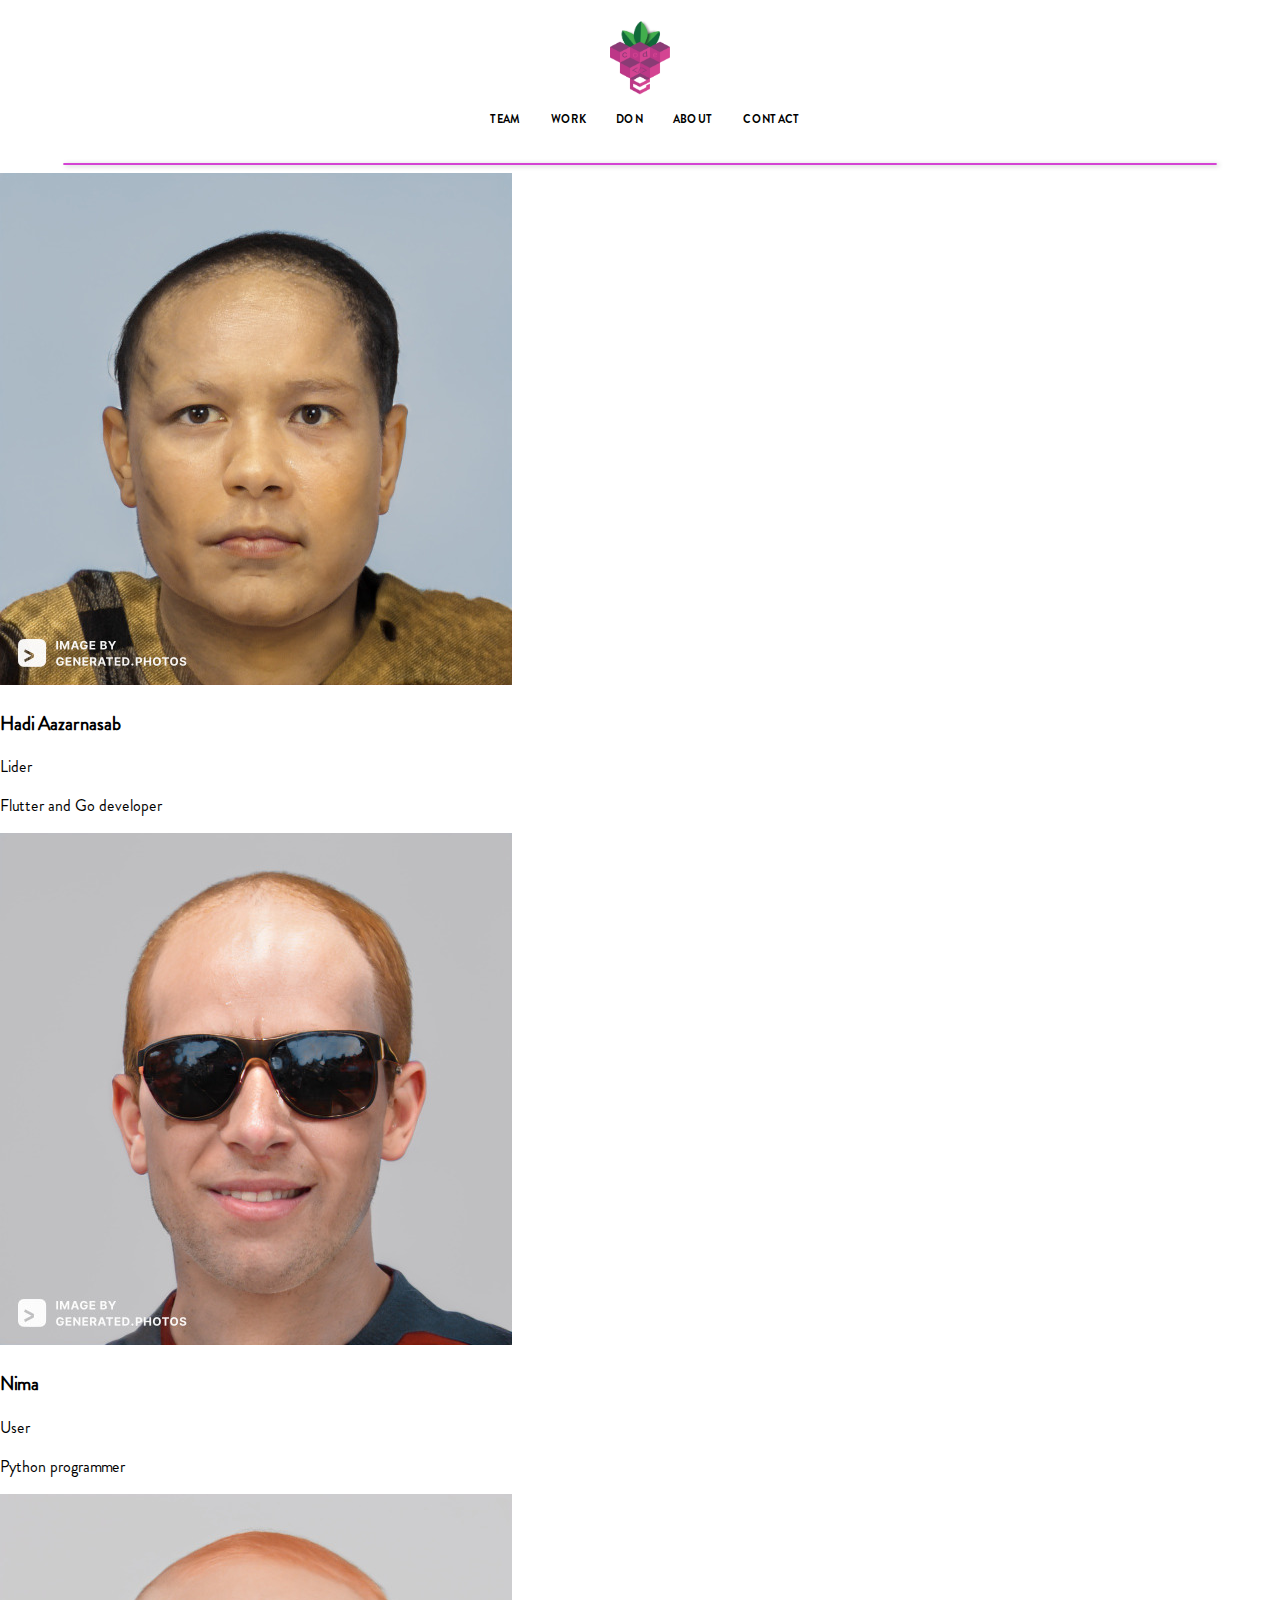
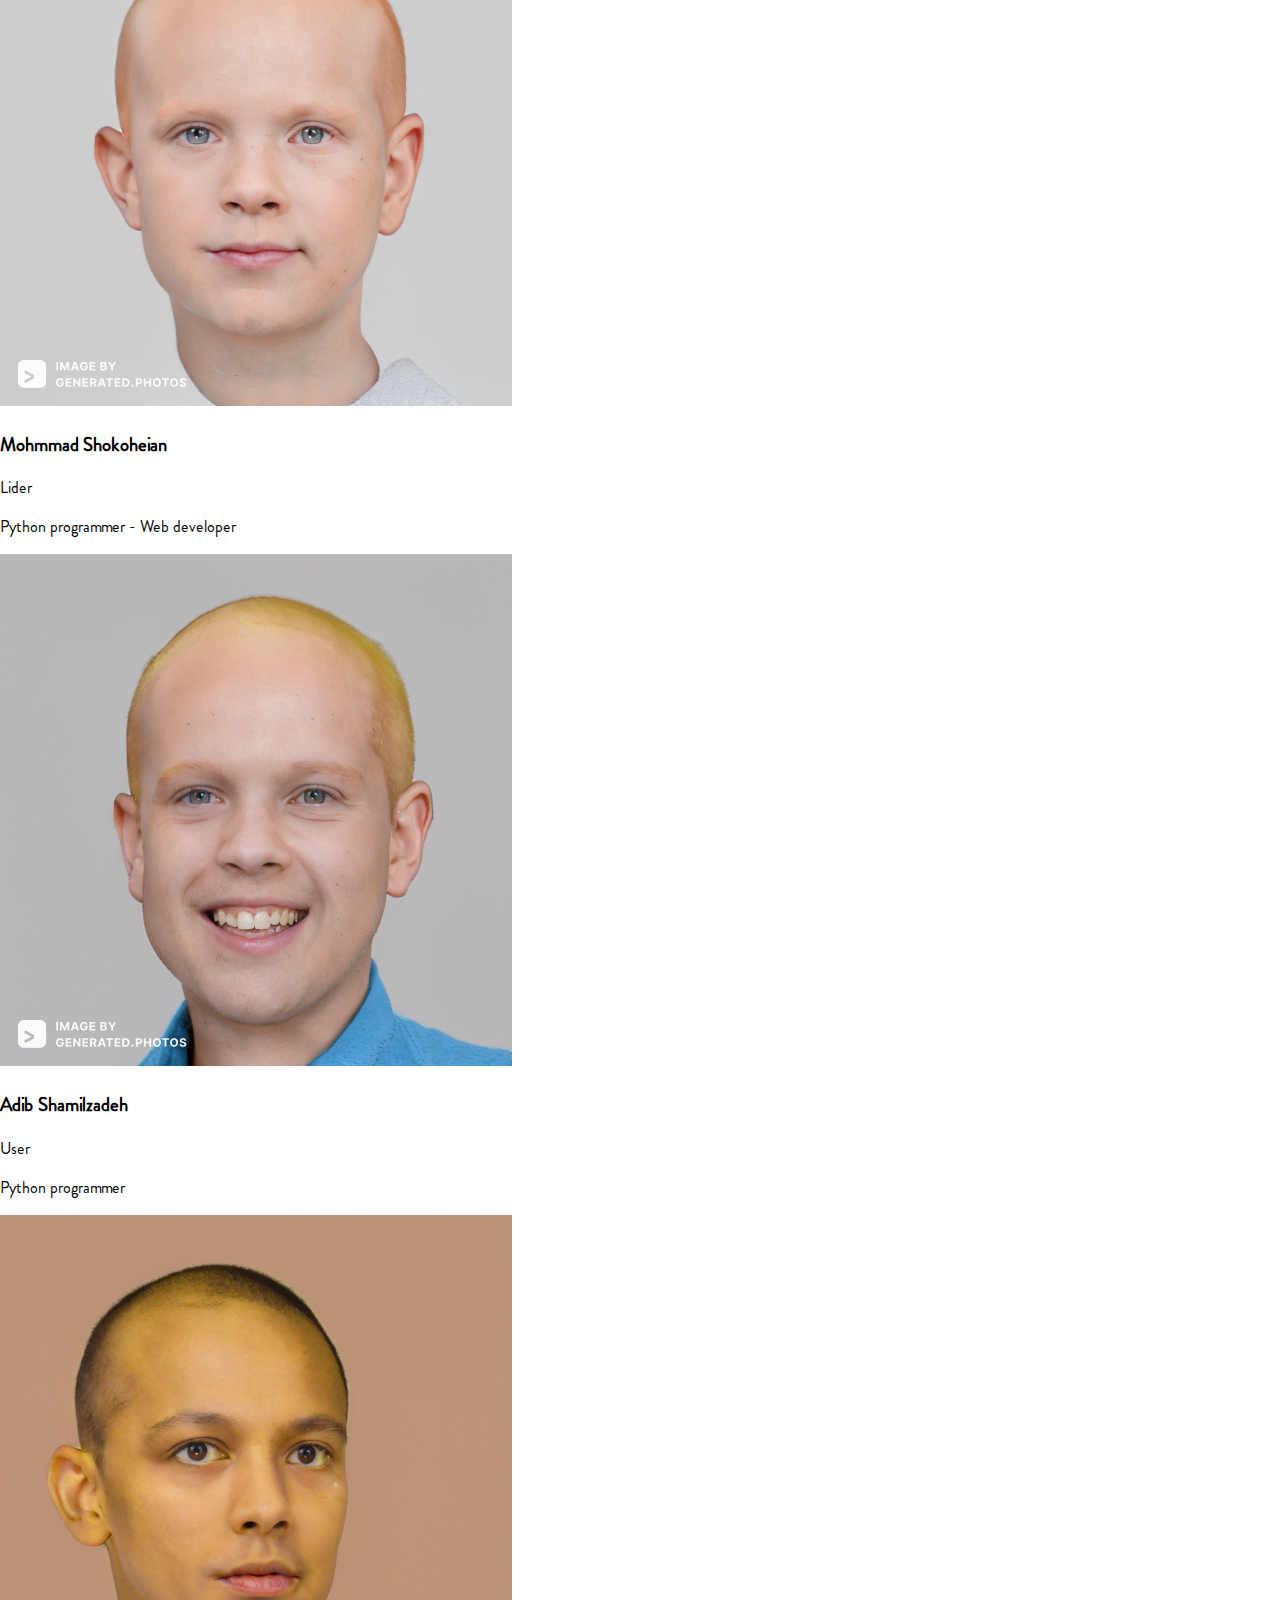
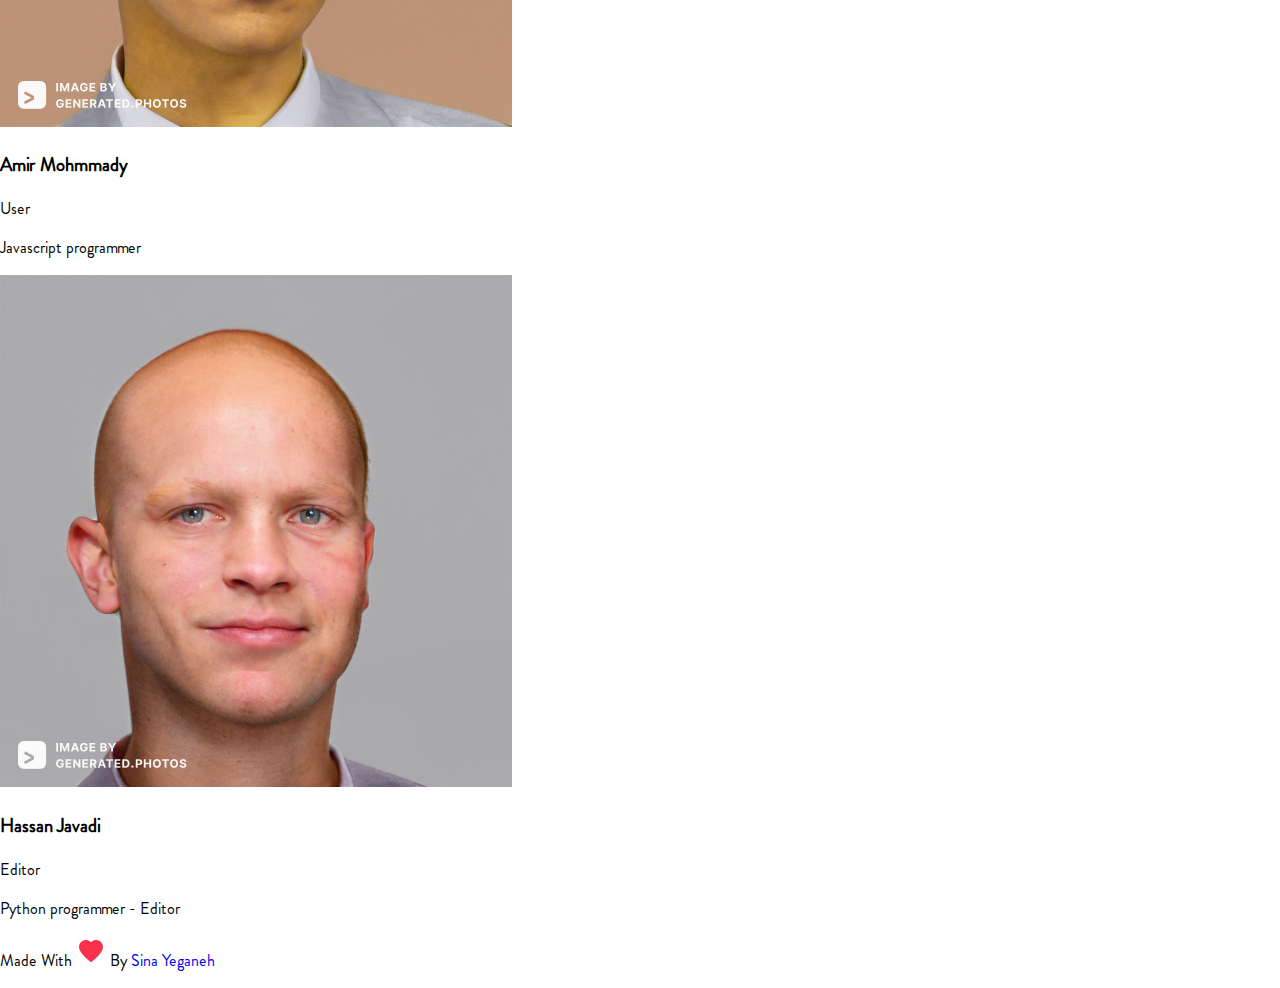
<file: index.html>
<!DOCTYPE html>
<html lang="en">
<head>
  <meta charset="UTF-8">
  <meta http-equiv="X-UA-Compatible" content="IE=edge">
  <meta name="viewport" content="width=device-width, initial-scale=1.0">
  <link rel="icon" href="./assets/images/tameshk.png" sizes="35x20">
  <link rel="stylesheet" href="./assets/css/styles.css">
  <title>Tameshk Team</title>
</head>
<body>
  <div class="content">
    <nav>
      <img src="./assets/images/tameshk.png" alt="Tameshk" class="tameshk">
      <ul>
        <a href="./index.html" class="nav-items active"><li>TEAM</li></a>
        <a href="#" class="nav-items"><li>WORK</li></a>
        <a href="#" class="nav-items"><li>DON</li></a>
        <a href="#" class="nav-items"><li>ABOUT</li></a>
        <a href="#" class="nav-items"><li>CONTACT</li></a>
      </ul>
    </nav>
    <hr>
    <div class="members">
      <div class="card">
        <img src="./assets/images/persons/hadi.jpg" alt="member image" class="member-image">
        <h3 class="member-name">Hadi Aazarnasab</h3>
        <p class="member-type">Lider</p>
        <p class="member-desc">Flutter and Go developer</p>
      </div>
      <div class="card">
        <img src="./assets/images/persons/nima.jpg" alt="member image" class="member-image">
        <h3 class="member-name">Nima</h3>
        <p class="member-type">User</p>
        <p class="member-desc">Python programmer</p>
      </div>
      <div class="card">
        <img src="./assets/images/persons/shokoh.jpg" alt="member image" class="member-image">
        <h3 class="member-name">Mohmmad Shokoheian</h3>
        <p class="member-type">Lider</p>
        <p class="member-desc">Python programmer - Web developer</p>
      </div>
    </div>

    <div class="members">
      <div class="card">
        <img src="./assets/images/persons/adib.jpg" alt="member image" class="member-image">
        <h3 class="member-name">Adib Shamilzadeh</h3>
        <p class="member-type">User</p>
        <p class="member-desc">Python programmer</p>
      </div>
      <div class="card">
        <img src="./assets/images/persons/amir.jpg" alt="member image" class="member-image">
        <h3 class="member-name">Amir Mohmmady</h3>
        <p class="member-type">User</p>
        <p class="member-desc">Javascript programmer</p>
      </div>
      <div class="card">
        <img src="./assets/images/persons/idk.jpg" alt="member image" class="member-image">
        <h3 class="member-name">Hassan Javadi</h3>
        <p class="member-type">Editor</p>
        <p class="member-desc">Python programmer - Editor</p>
      </div>
    </div>
  </div>
  <div class="footer">
    <p>Made With <img src="./assets/ico/love.png" alt="love" class="love"> By <a href="https://github.com/sina-yeganeh" class="sina-yeganeh">Sina Yeganeh</a></p>
  </div>
</body>
</html>
</file>
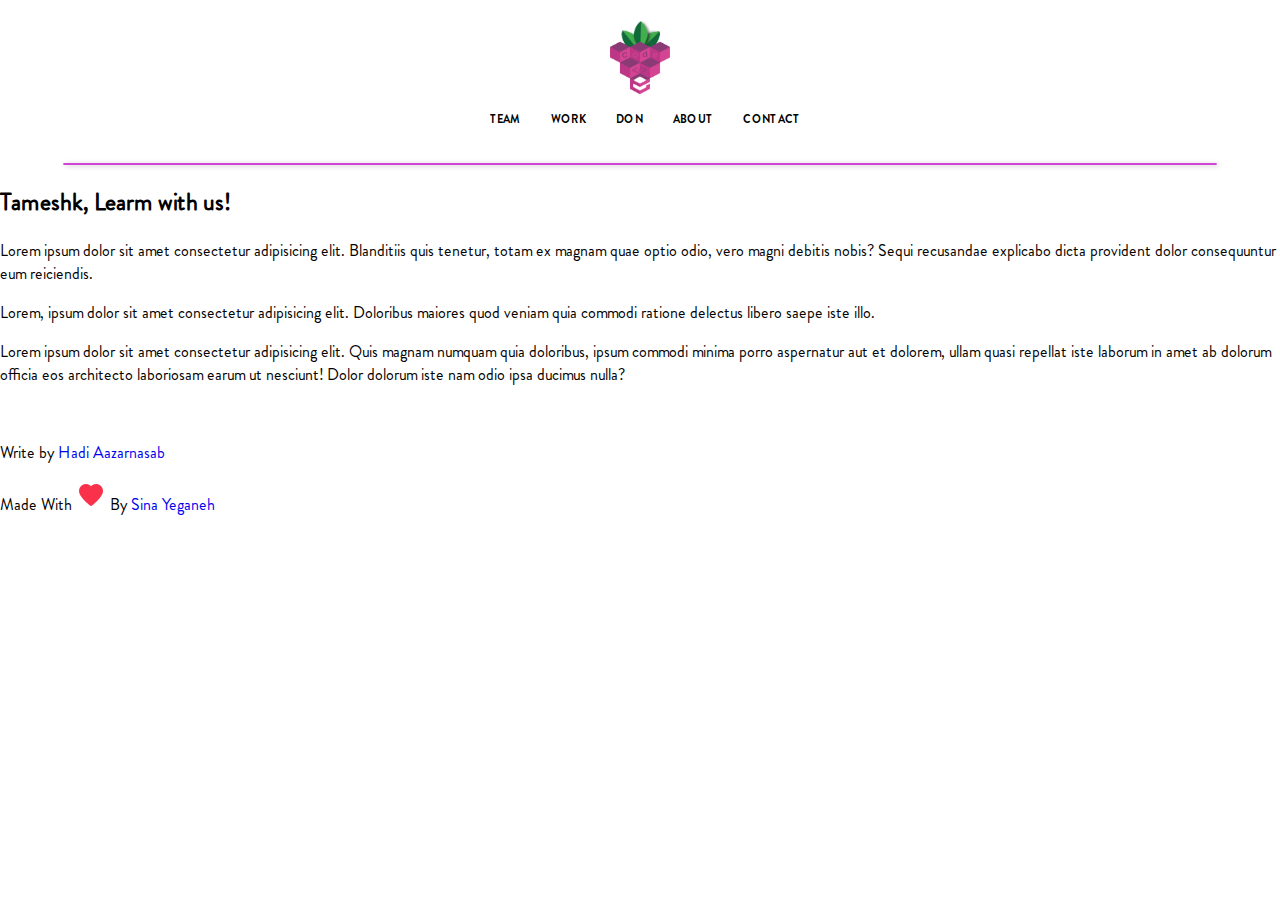
<file: about.html>
<!DOCTYPE html>
<html lang="en">
<head>
  <meta charset="UTF-8">
  <meta http-equiv="X-UA-Compatible" content="IE=edge">
  <meta name="viewport" content="width=device-width, initial-scale=1.0">
  <link rel="icon" href="./assets/images/tameshk.png" sizes="35x20">
  <link rel="stylesheet" href="./assets/css/styles.css">
  <title>Tameshk Team</title>
</head>
<body>
  <div class="content">
    <nav>
      <img src="./assets/images/tameshk.png" alt="Tameshk" class="tameshk">
      <ul>
        <a href="./index.html" class="nav-items"><li>TEAM</li></a>
        <a href="./work.html" class="nav-items"><li>WORK</li></a>
        <a href="#" class="nav-items"><li>DON</li></a>
        <a href="./about.html" class="nav-items active"><li>ABOUT</li></a>
        <a href="./contact.html" class="nav-items"><li>CONTACT</li></a>
      </ul>
    </nav>
    <hr>
    <div class="tameshk-about">
      <h2>Tameshk, Learm with us!</h2>
      <!-- Write about your team here -->
      <p>Lorem ipsum dolor sit amet consectetur adipisicing elit. Blanditiis quis tenetur, totam ex magnam quae optio odio, vero magni debitis nobis? Sequi recusandae explicabo dicta provident dolor consequuntur eum reiciendis.</p>
      <p>Lorem, ipsum dolor sit amet consectetur adipisicing elit. Doloribus maiores quod veniam quia commodi ratione delectus libero saepe iste illo.</p>
      <p>Lorem ipsum dolor sit amet consectetur adipisicing elit. Quis magnam numquam quia doloribus, ipsum commodi minima porro aspernatur aut et dolorem, ullam quasi repellat iste laborum in amet ab dolorum officia eos architecto laboriosam earum ut nesciunt! Dolor dolorum iste nam odio ipsa ducimus nulla?</p>
      <br>
      <p>Write by <a href="#">Hadi Aazarnasab</a></p>
    </div>
  </div>
  <div class="footer">
    <p>Made With <img src="./assets/ico/love.png" alt="love" class="love"> By <a href="https://github.com/sina-yeganeh" class="sina-yeganeh">Sina Yeganeh</a></p>
  </div>
</body>
</html>
</file>
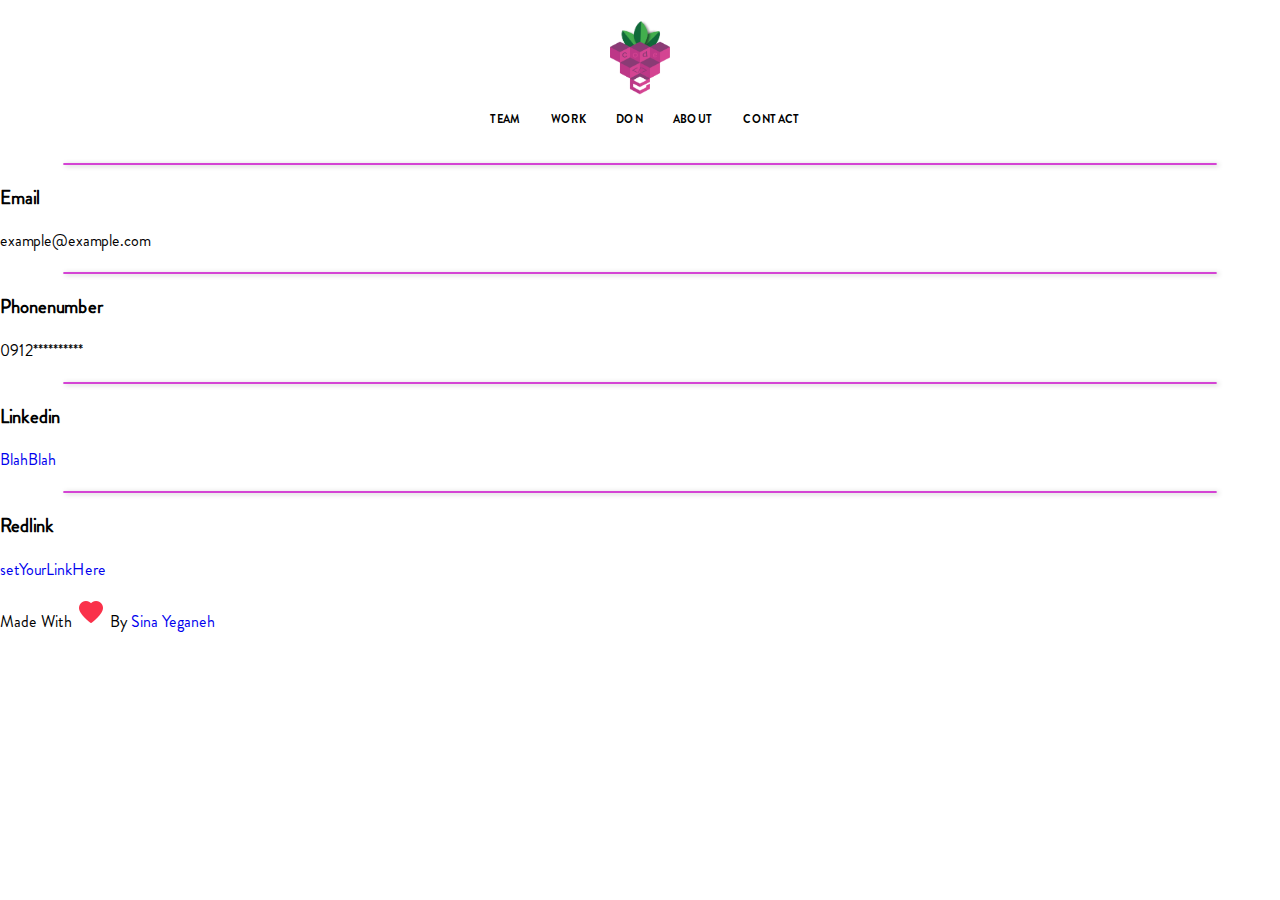
<file: contact.html>
<!DOCTYPE html>
<html lang="en">
<head>
  <meta charset="UTF-8">
  <meta http-equiv="X-UA-Compatible" content="IE=edge">
  <meta name="viewport" content="width=device-width, initial-scale=1.0">
  <link rel="icon" href="./assets/images/tameshk.png" sizes="35x20">
  <link rel="stylesheet" href="./assets/css/styles.css">
  <title>Tameshk Team</title>
</head>
<body>
  <div class="content">
    <nav>
      <img src="./assets/images/tameshk.png" alt="Tameshk" class="tameshk">
      <ul>
        <a href="./index.html" class="nav-items active"><li>TEAM</li></a>
        <a href="./work.html" class="nav-items"><li>WORK</li></a>
        <a href="#" class="nav-items"><li>DON</li></a>
        <a href="./about.html" class="nav-items"><li>ABOUT</li></a>
        <a href="./contact.html" class="nav-items"><li>CONTACT</li></a>
      </ul>
    </nav>
    <hr>
    <div class="contact-us">
      <h3>Email</h3>
      <p>example@example.com</p>
      <hr>
      <h3>Phonenumber</h3>
      <p>0912**********</p>
      <hr>
      <h3>Linkedin</h3>
      <p><a href="#">BlahBlah</a></p>
      <hr>
      <h3>Redlink</h3>
      <p><a href="#">setYourLinkHere</a></p>
    </div>
  </div>
  <div class="footer">
    <p>Made With <img src="./assets/ico/love.png" alt="love" class="love"> By <a href="https://github.com/sina-yeganeh" class="sina-yeganeh">Sina Yeganeh</a></p>
  </div>
</body>
</html>
</file>
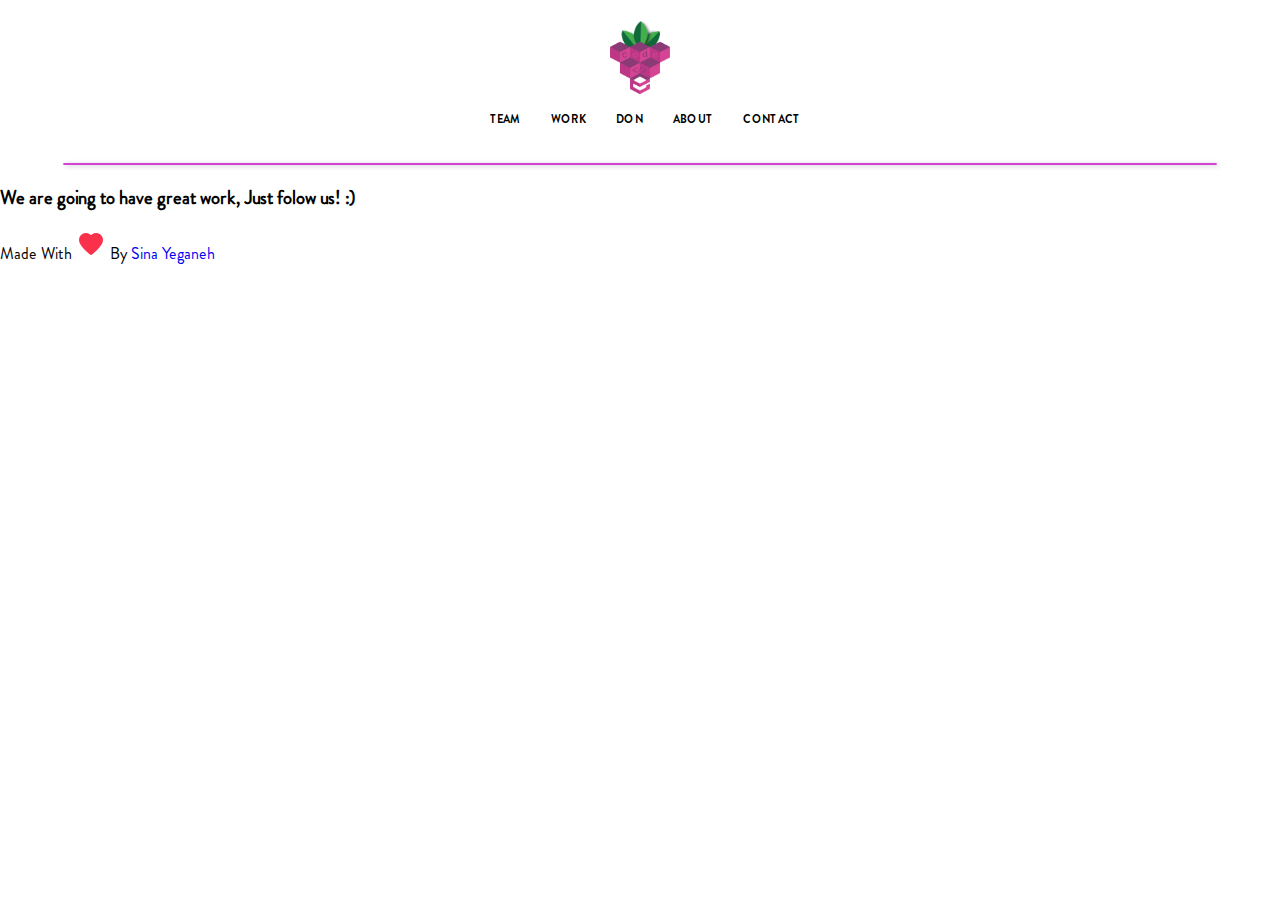
<file: work.html>
<!DOCTYPE html>
<html lang="en">
<head>
  <meta charset="UTF-8">
  <meta http-equiv="X-UA-Compatible" content="IE=edge">
  <meta name="viewport" content="width=device-width, initial-scale=1.0">
  <link rel="icon" href="./assets/images/tameshk.png" sizes="35x20">
  <link rel="stylesheet" href="./assets/css/styles.css">
  <title>Tameshk Team</title>
</head>
<body>
  <div class="content">
    <nav>
      <img src="./assets/images/tameshk.png" alt="Tameshk" class="tameshk">
      <ul>
        <a href="./index.html" class="nav-items"><li>TEAM</li></a>
        <a href="./work.html" class="nav-items active"><li>WORK</li></a>
        <a href="https://idpay.ir/tameshk-group" class="nav-items"><li>DON</li></a>
        <a href="./about.html" class="nav-items"><li>ABOUT</li></a>
        <a href="./contact.html" class="nav-items"><li>CONTACT</li></a>
      </ul>
    </nav>
    <hr>
    <h3>We are going to have great work, Just folow us! :)</h3>
  </div>
  <div class="footer">
    <p>Made With <img src="./assets/ico/love.png" alt="love" class="love"> By <a href="https://github.com/sina-yeganeh" class="sina-yeganeh">Sina Yeganeh</a></p>
  </div>
</body>
</html>
</file>
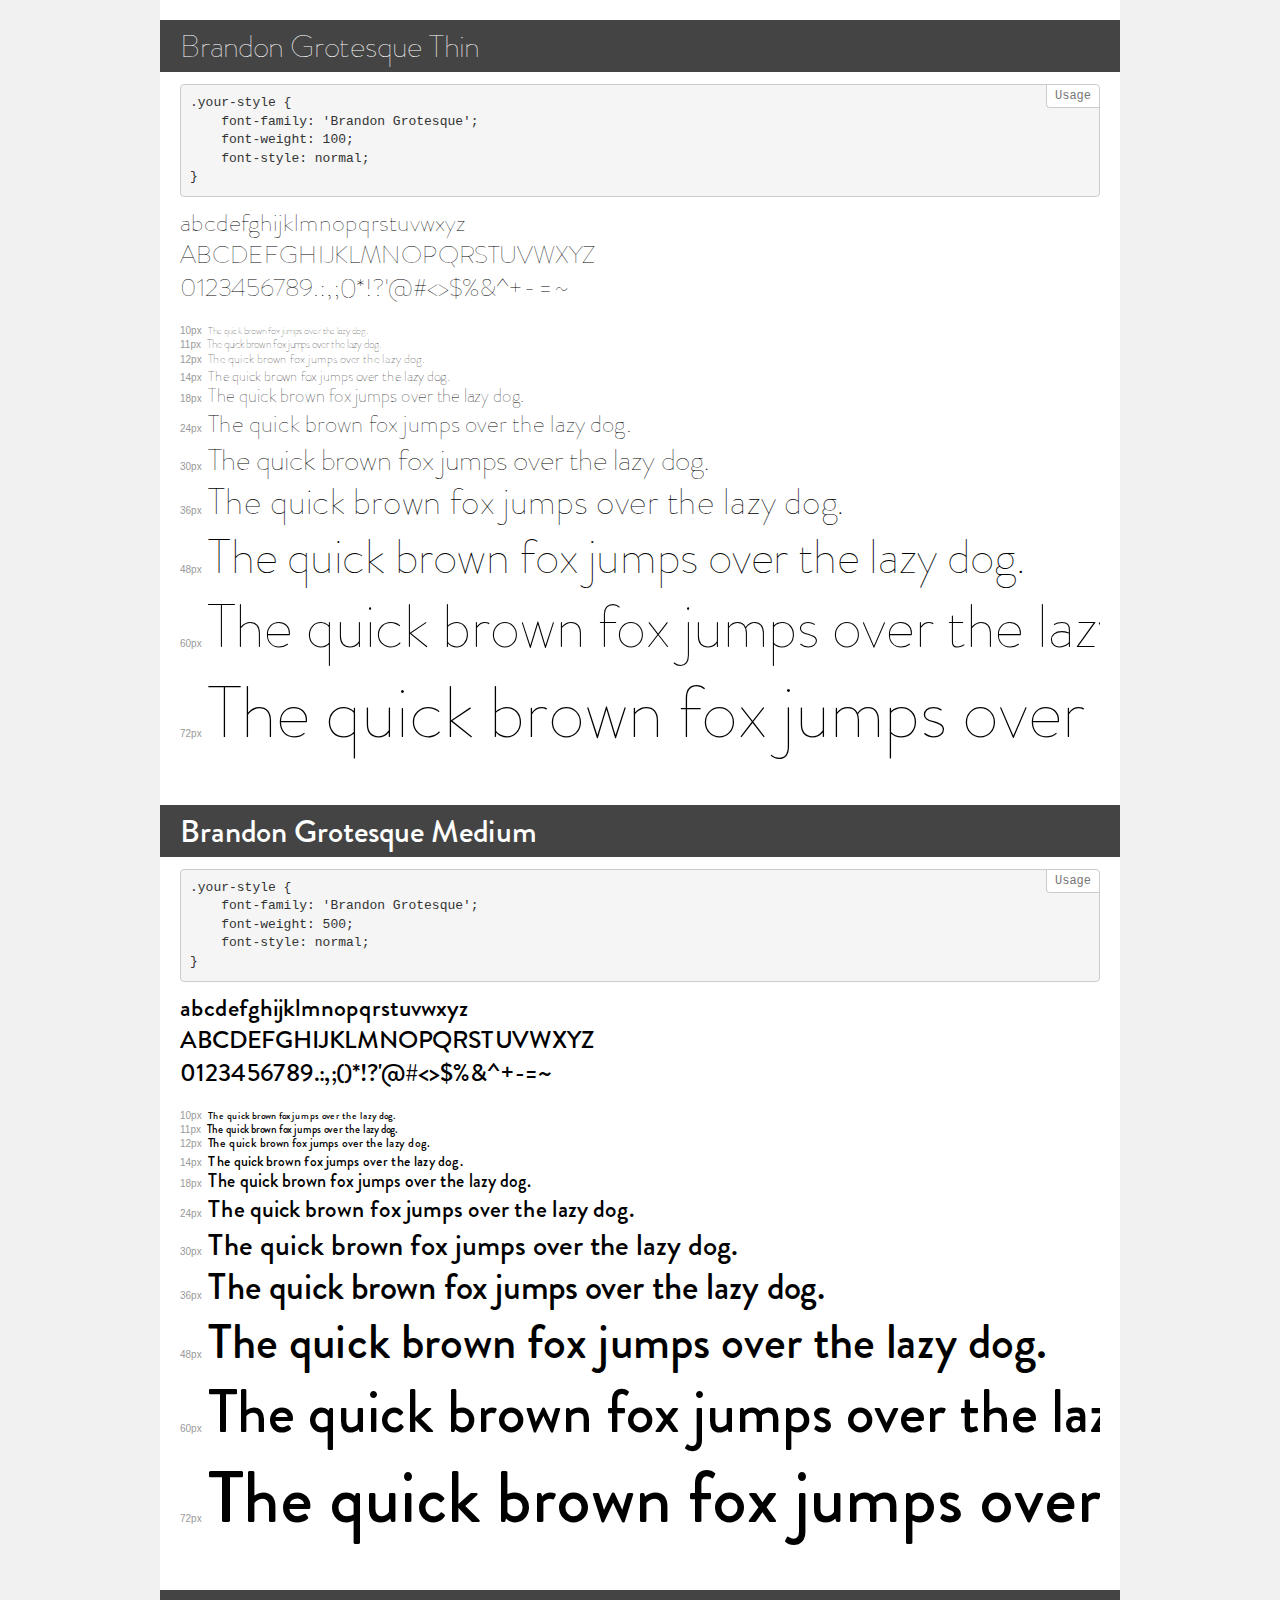
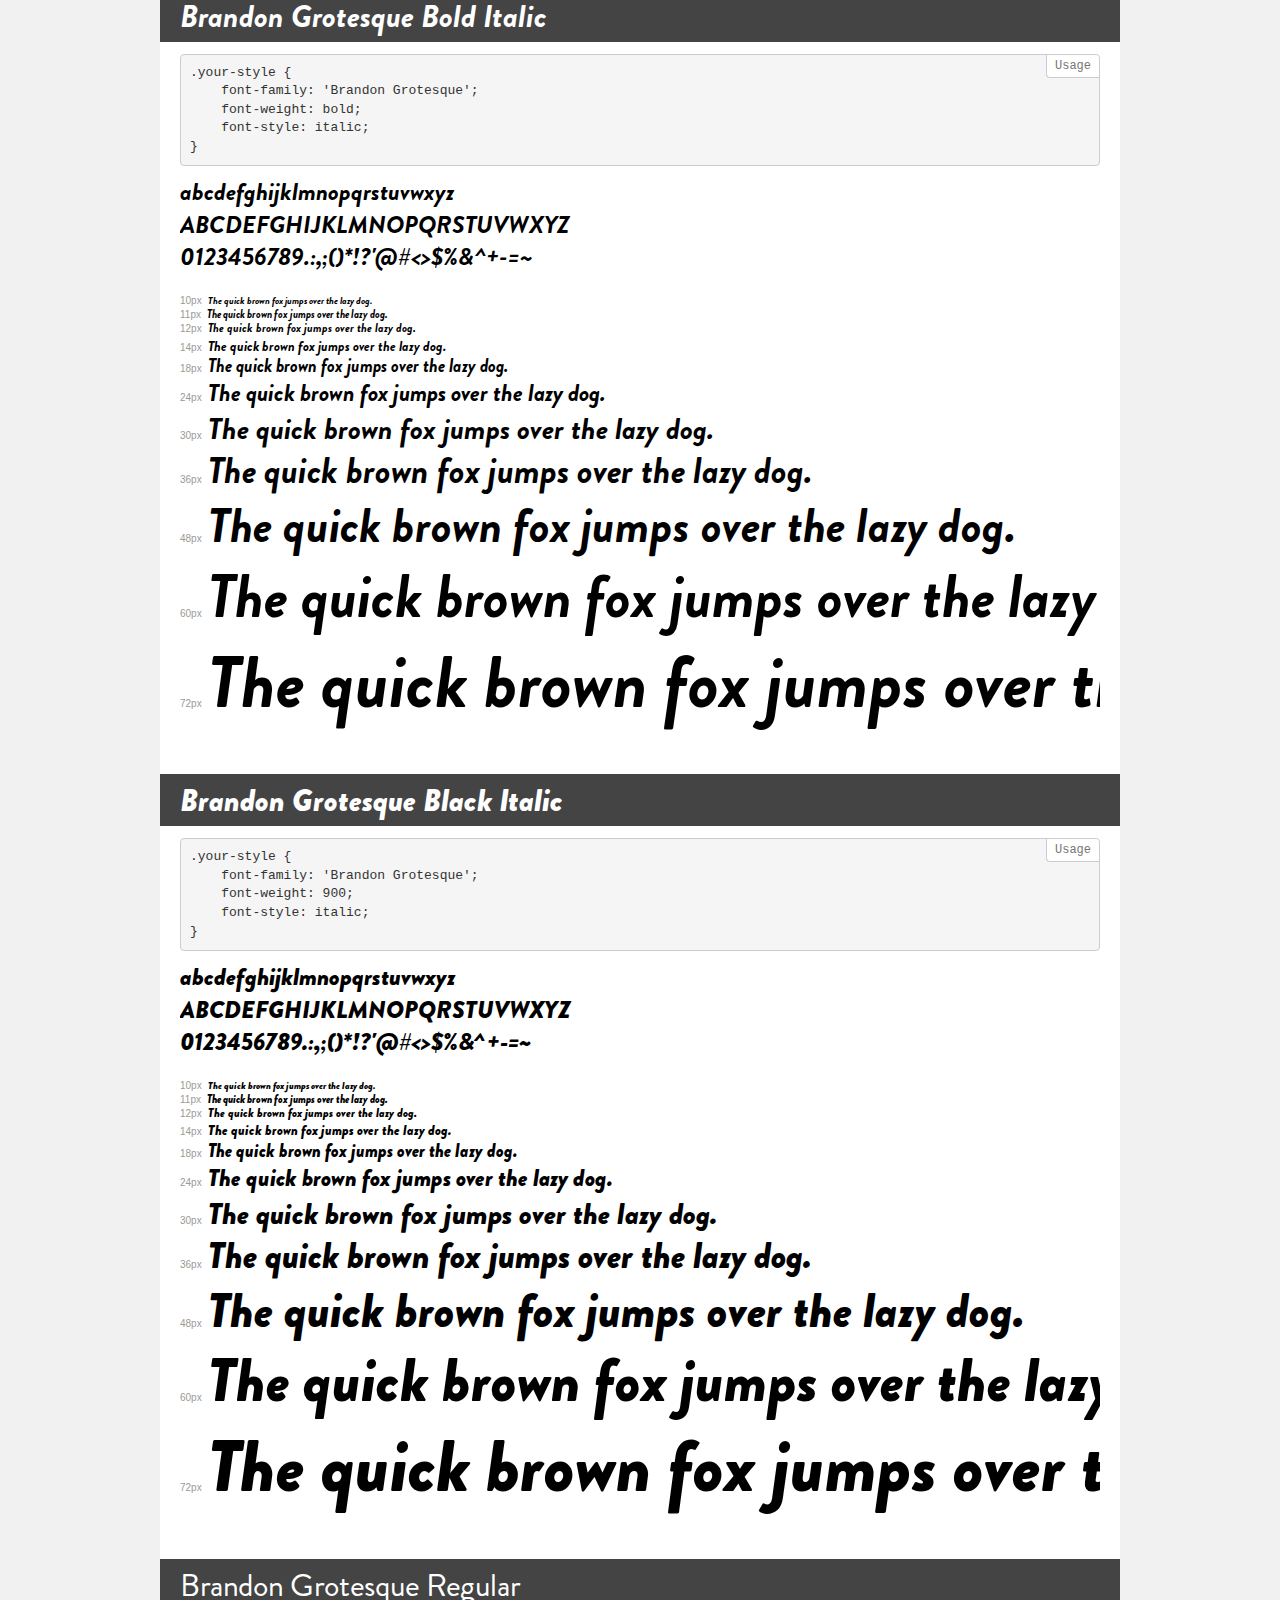
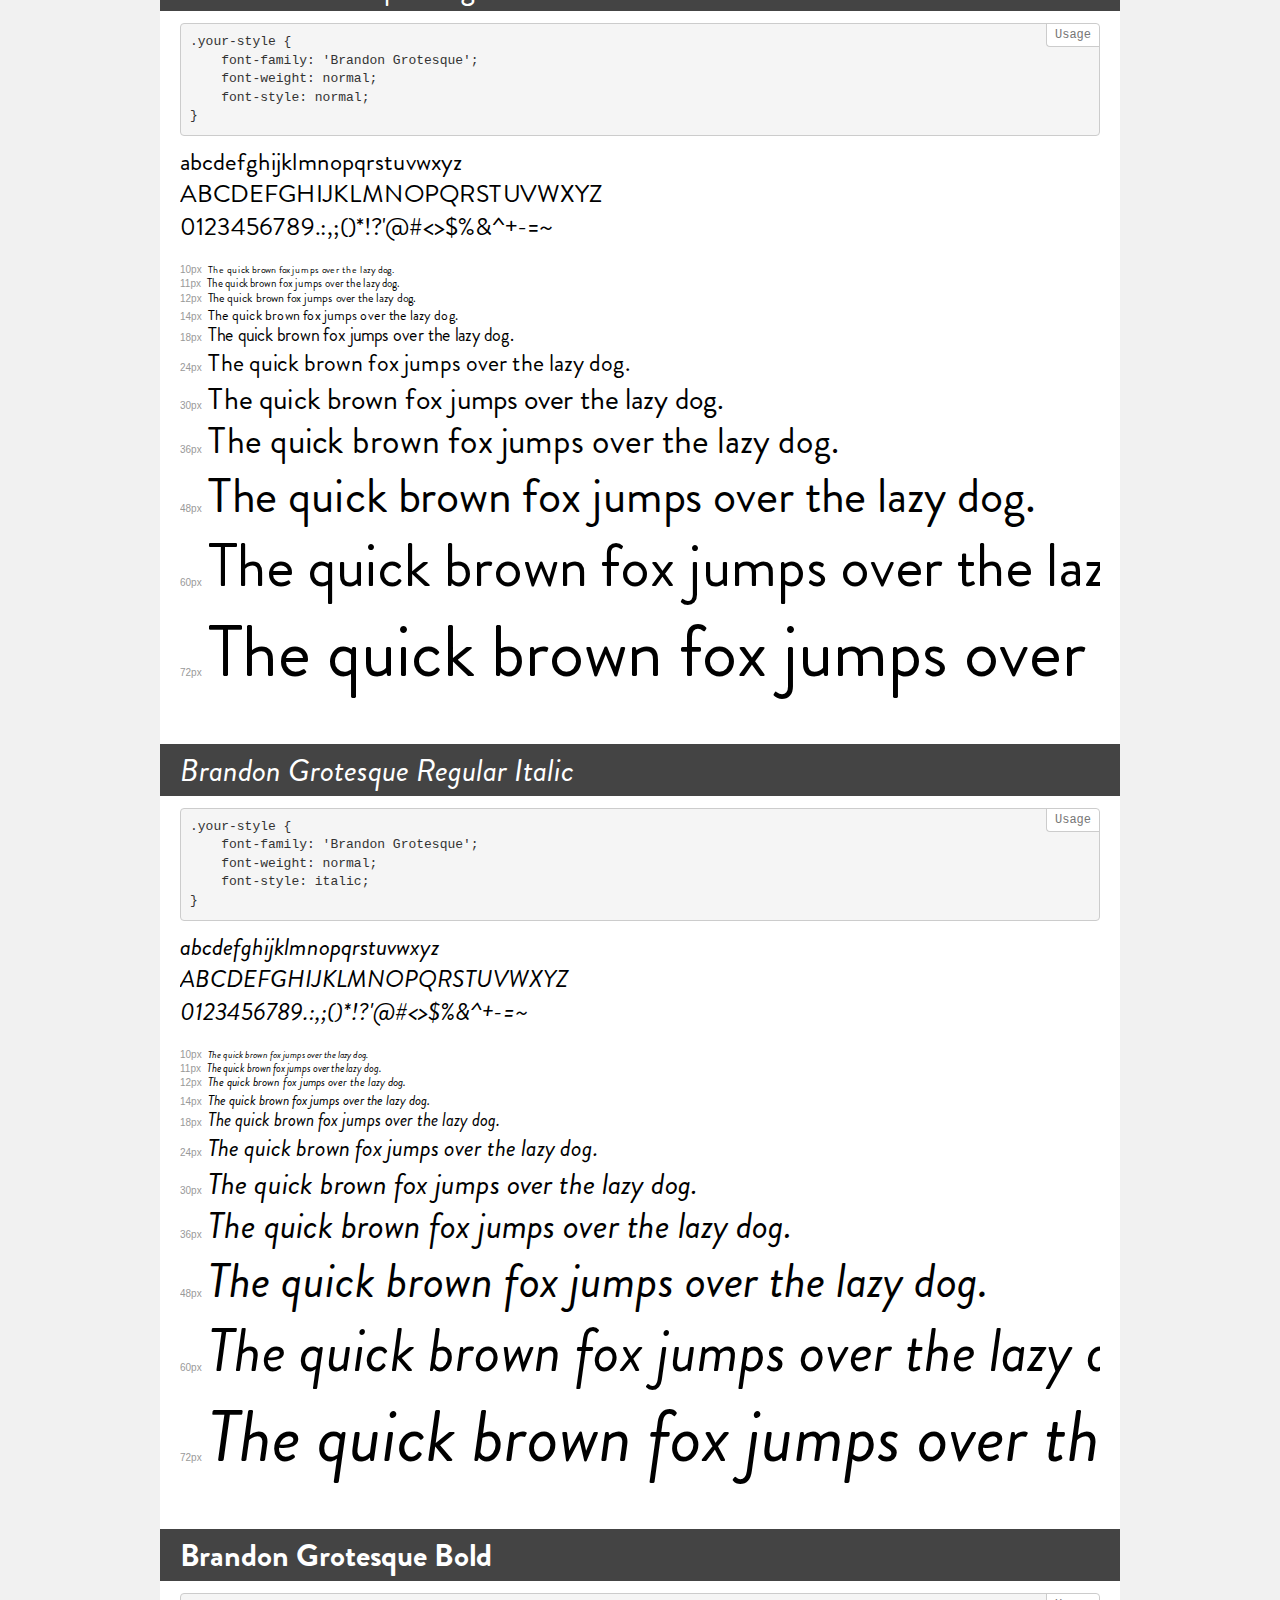
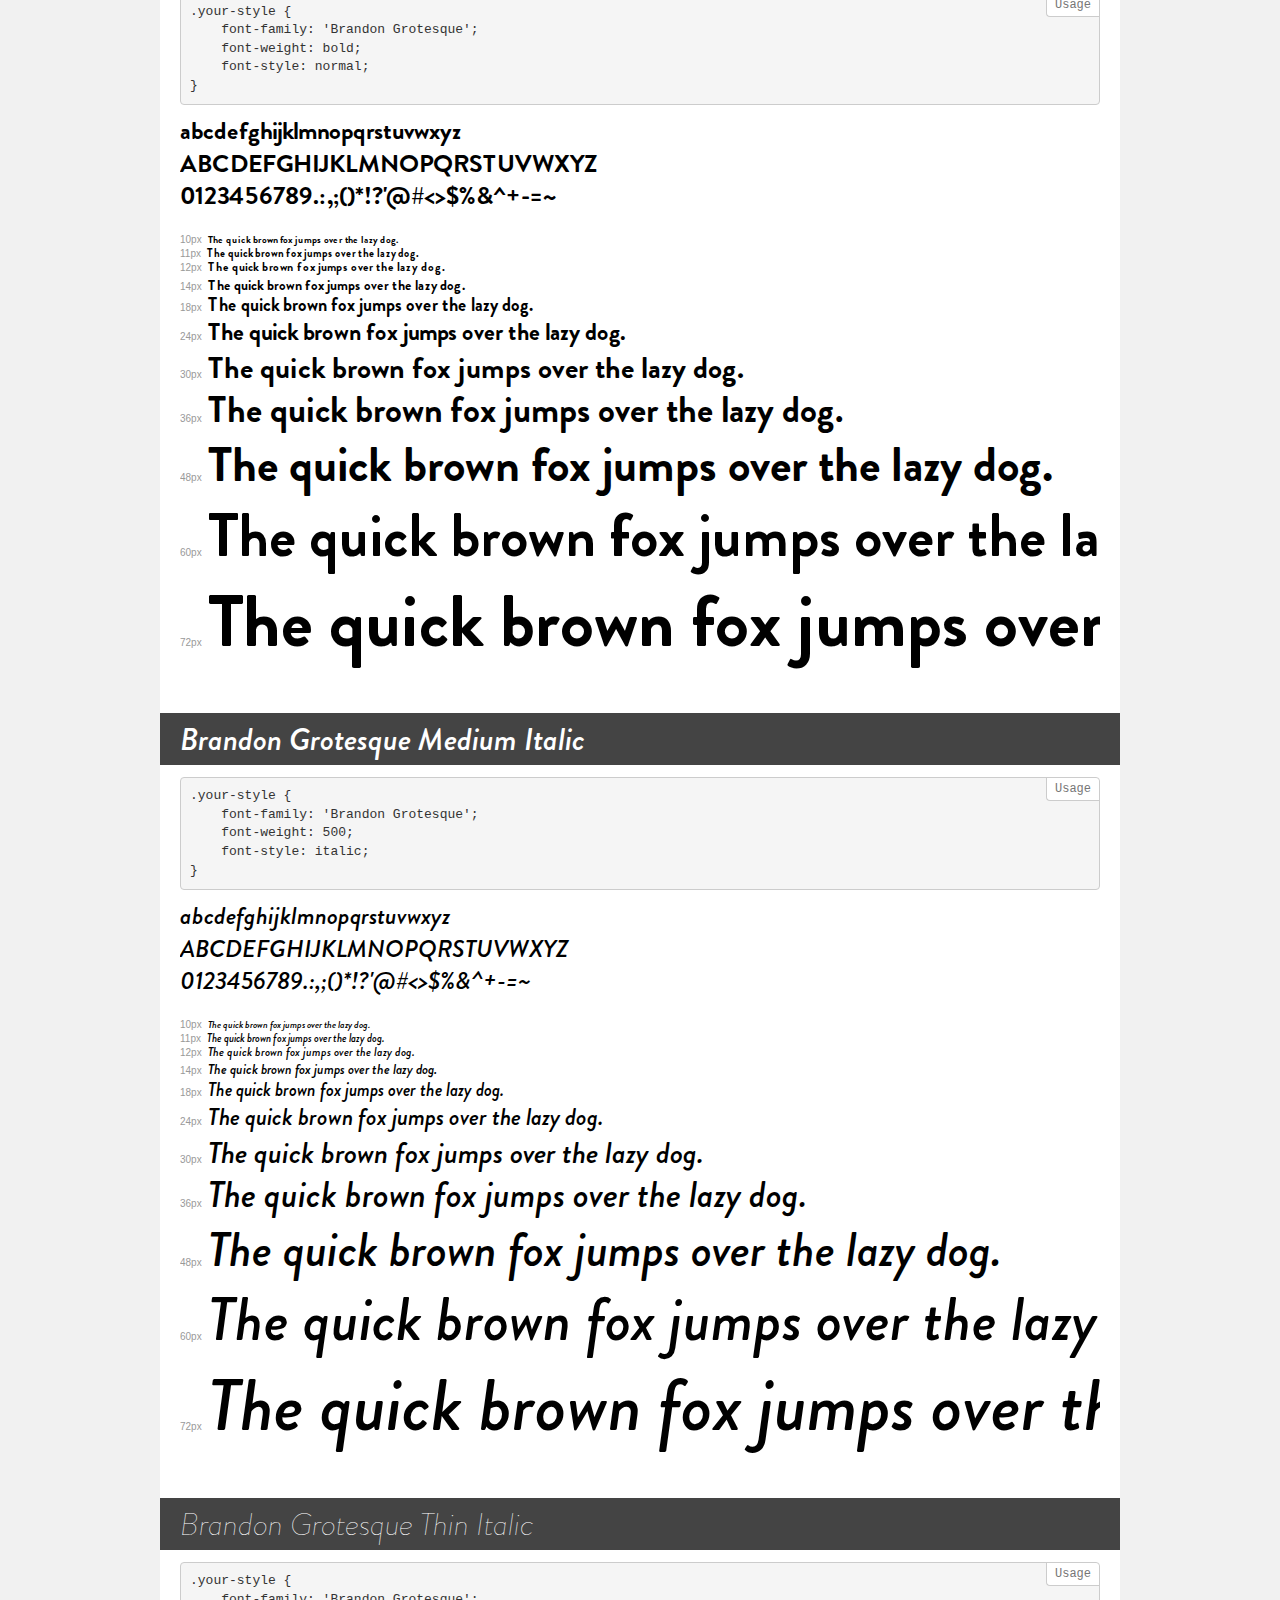
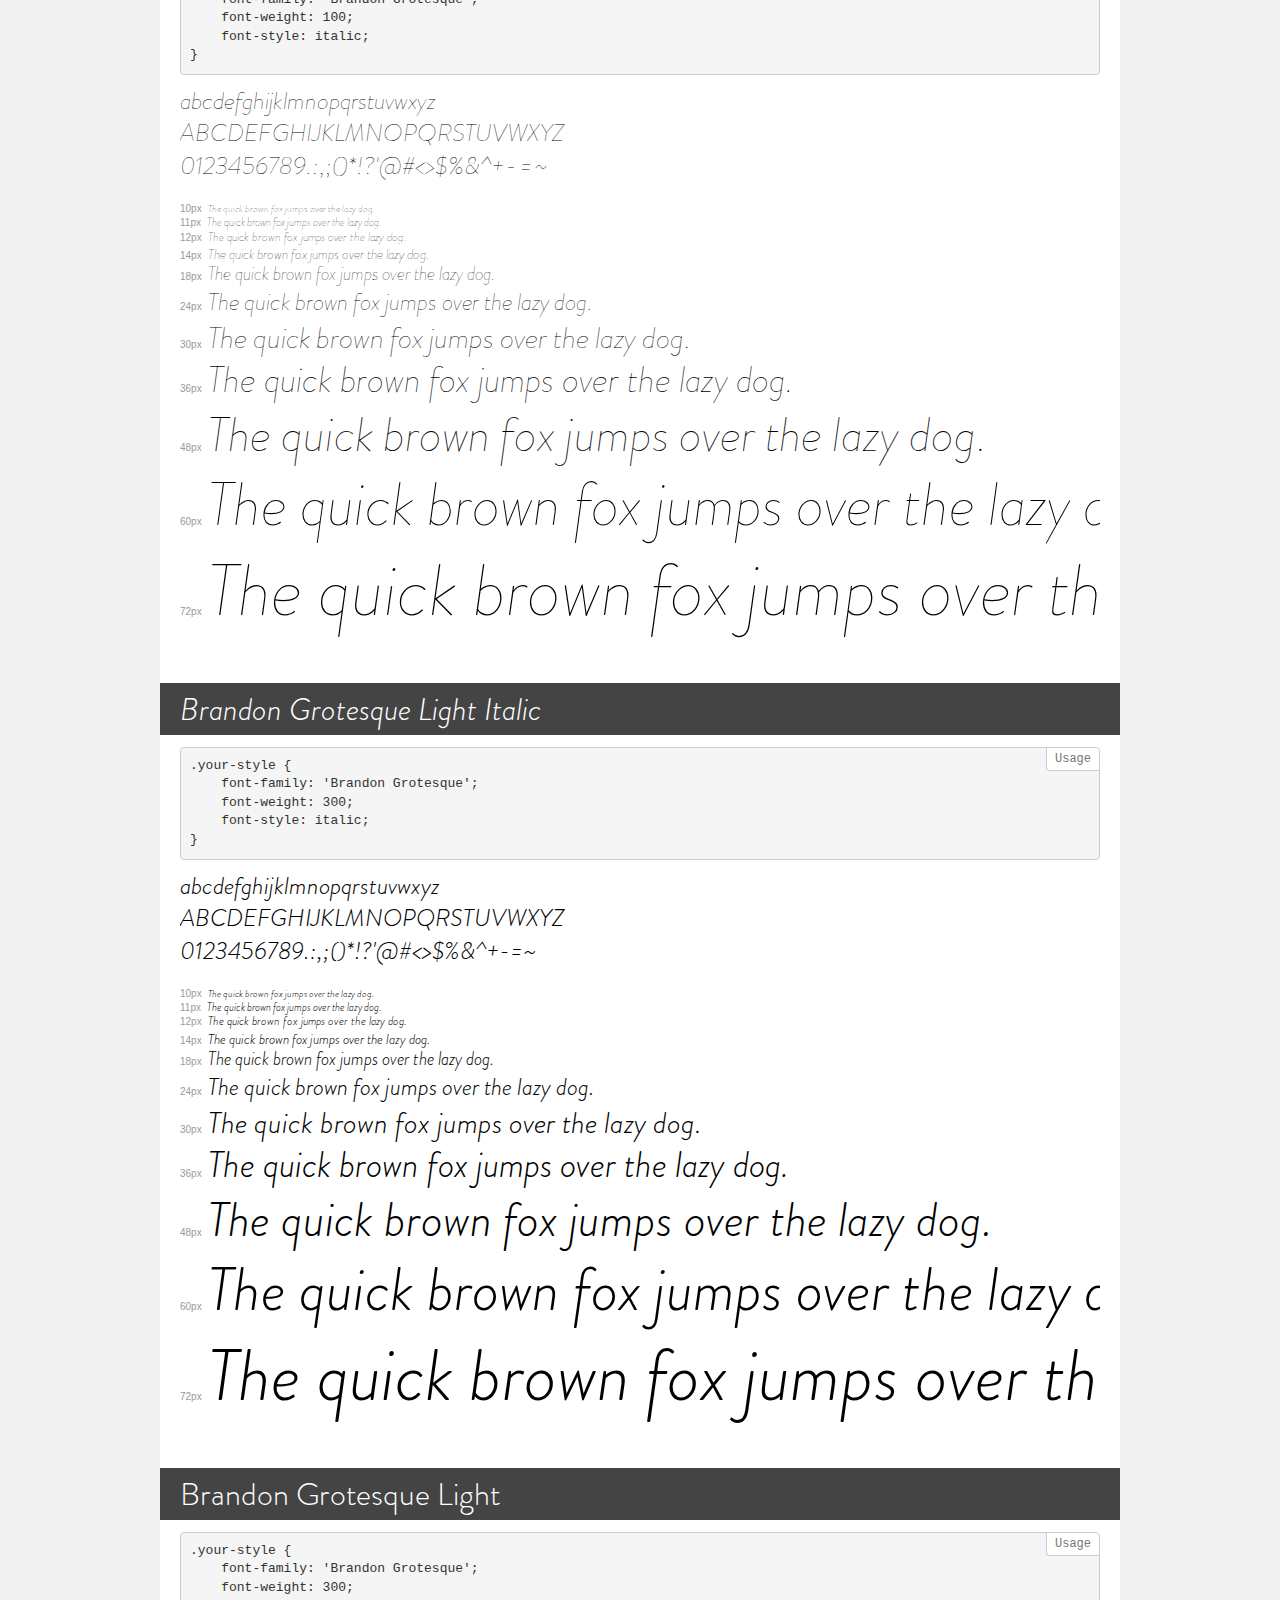
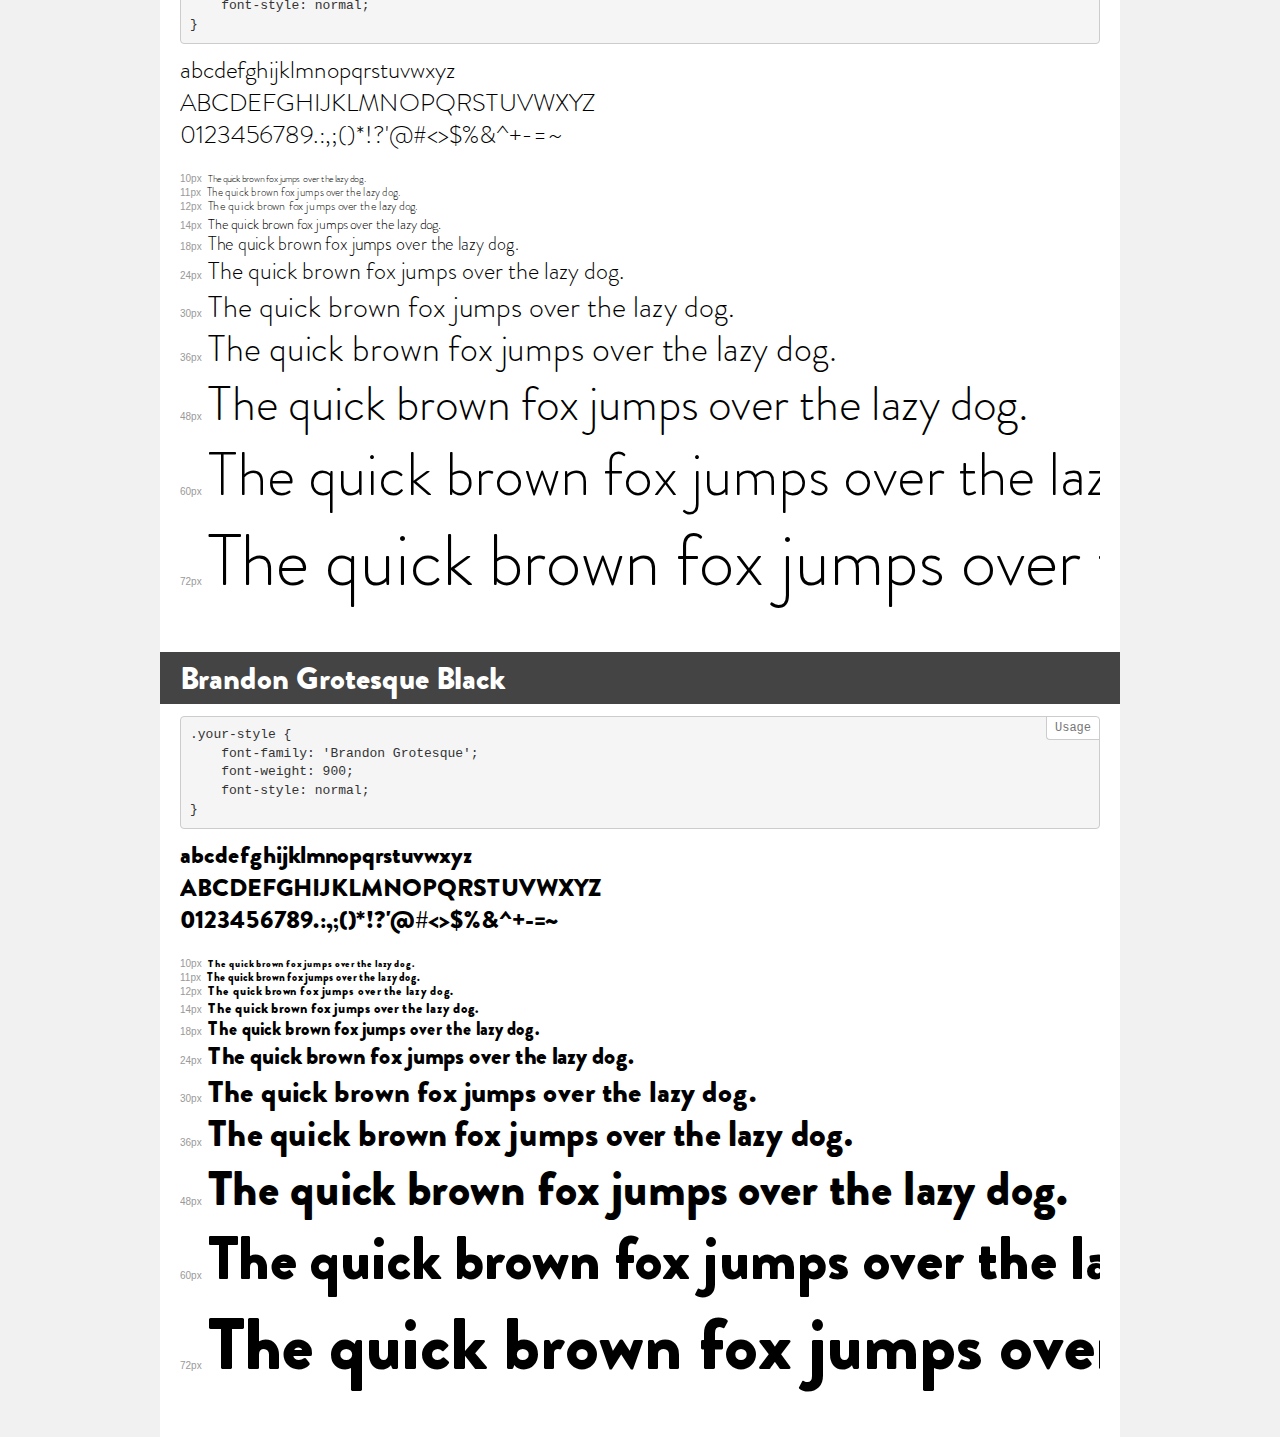
<file: assets/fonts/BG/demo.html>
<!DOCTYPE html>
<html>
<head>
    <meta charset="utf-8">
    <meta http-equiv="X-UA-Compatible" content="IE=edge">
    <meta name="viewport" content="width=device-width, initial-scale=1">
    <meta name="robots" content="noindex, noarchive">
    <meta name="format-detection" content="telephone=no">
    <title>Transfonter demo</title>
    <link href="stylesheet.css" rel="stylesheet">
    <style>
        /*
        http://meyerweb.com/eric/tools/css/reset/
        v2.0 | 20110126
        License: none (public domain)
        */
        html, body, div, span, applet, object, iframe,
        h1, h2, h3, h4, h5, h6, p, blockquote, pre,
        a, abbr, acronym, address, big, cite, code,
        del, dfn, em, img, ins, kbd, q, s, samp,
        small, strike, strong, sub, sup, tt, var,
        b, u, i, center,
        dl, dt, dd, ol, ul, li,
        fieldset, form, label, legend,
        table, caption, tbody, tfoot, thead, tr, th, td,
        article, aside, canvas, details, embed,
        figure, figcaption, footer, header, hgroup,
        menu, nav, output, ruby, section, summary,
        time, mark, audio, video {
            margin: 0;
            padding: 0;
            border: 0;
            font-size: 100%;
            font: inherit;
            vertical-align: baseline;
        }
        /* HTML5 display-role reset for older browsers */
        article, aside, details, figcaption, figure,
        footer, header, hgroup, menu, nav, section {
            display: block;
        }
        body {
            line-height: 1;
        }
        ol, ul {
            list-style: none;
        }
        blockquote, q {
            quotes: none;
        }
        blockquote:before, blockquote:after,
        q:before, q:after {
            content: '';
            content: none;
        }
        table {
            border-collapse: collapse;
            border-spacing: 0;
        }
        /* common styles */
        body {
            background: #f1f1f1;
            color: #000;
        }
        .page {
            background: #fff;
            width: 920px;
            margin: 0 auto;
            padding: 20px 20px 0 20px;
            overflow: hidden;
        }
        .font-container {
            overflow-x: auto;
            overflow-y: hidden;
            margin-bottom: 40px;
            line-height: 1.3;
            white-space: nowrap;
            padding-bottom: 5px;
        }
        h1 {
            position: relative;
            background: #444;
            font-size: 32px;
            color: #fff;
            padding: 10px 20px;
            margin: 0 -20px 12px -20px;
        }
        .letters {
            font-size: 25px;
            margin-bottom: 20px;
        }
        .s10:before {
            content: '10px';
        }
        .s11:before {
            content: '11px';
        }
        .s12:before {
            content: '12px';
        }
        .s14:before {
            content: '14px';
        }
        .s18:before {
            content: '18px';
        }
        .s24:before {
            content: '24px';
        }
        .s30:before {
            content: '30px';
        }
        .s36:before {
            content: '36px';
        }
        .s48:before {
            content: '48px';
        }
        .s60:before {
            content: '60px';
        }
        .s72:before {
            content: '72px';
        }
        .s10:before, .s11:before, .s12:before, .s14:before,
        .s18:before, .s24:before, .s30:before, .s36:before,
        .s48:before, .s60:before, .s72:before {
            font-family: Arial, sans-serif;
            font-size: 10px;
            font-weight: normal;
            font-style: normal;
            color: #999;
            padding-right: 6px;
        }
        pre {
            display: block;
            position: relative;
            padding: 9px;
            margin: 0 0 10px;
            font-family: Monaco, Menlo, Consolas, "Courier New", monospace !important;
            font-size: 13px;
            line-height: 1.428571429;
            color: #333;
            font-weight: normal !important;
            font-style: normal !important;
            background-color: #f5f5f5;
            border: 1px solid #ccc;
            overflow-x: auto;
            border-radius: 4px;
        }
        pre:after {
            display: block;
            position: absolute;
            right: 0;
            top: 0;
            content: 'Usage';
            line-height: 1;
            padding: 5px 8px;
            font-size: 12px;
            color: #767676;
            background-color: #fff;
            border: 1px solid #ccc;
            border-right: none;
            border-top: none;
            border-radius: 0 4px 0 4px;
            z-index: 10;
        }
        /* responsive */
        @media (max-width: 959px) {
            .page {
                width: auto;
                margin: 0;
            }
        }
    </style>
</head>
<body>
<div class="page">
    <div class="demo" style="font-family: 'Brandon Grotesque'; font-weight: 100; font-style: normal;">
        <h1>Brandon Grotesque Thin</h1>
        <pre>.your-style {
    font-family: 'Brandon Grotesque';
    font-weight: 100;
    font-style: normal;
}</pre>
        <div class="font-container">
            <p class="letters">
                abcdefghijklmnopqrstuvwxyz<br>
ABCDEFGHIJKLMNOPQRSTUVWXYZ<br>
                0123456789.:,;()*!?'@#<>$%&^+-=~
            </p>
            <p class="s10" style="font-size: 10px;">The quick brown fox jumps over the lazy dog.</p>
            <p class="s11" style="font-size: 11px;">The quick brown fox jumps over the lazy dog.</p>
            <p class="s12" style="font-size: 12px;">The quick brown fox jumps over the lazy dog.</p>
            <p class="s14" style="font-size: 14px;">The quick brown fox jumps over the lazy dog.</p>
            <p class="s18" style="font-size: 18px;">The quick brown fox jumps over the lazy dog.</p>
            <p class="s24" style="font-size: 24px;">The quick brown fox jumps over the lazy dog.</p>
            <p class="s30" style="font-size: 30px;">The quick brown fox jumps over the lazy dog.</p>
            <p class="s36" style="font-size: 36px;">The quick brown fox jumps over the lazy dog.</p>
            <p class="s48" style="font-size: 48px;">The quick brown fox jumps over the lazy dog.</p>
            <p class="s60" style="font-size: 60px;">The quick brown fox jumps over the lazy dog.</p>
            <p class="s72" style="font-size: 72px;">The quick brown fox jumps over the lazy dog.</p>
        </div>
    </div>
    <div class="demo" style="font-family: 'Brandon Grotesque'; font-weight: 500; font-style: normal;">
        <h1>Brandon Grotesque Medium</h1>
        <pre>.your-style {
    font-family: 'Brandon Grotesque';
    font-weight: 500;
    font-style: normal;
}</pre>
        <div class="font-container">
            <p class="letters">
                abcdefghijklmnopqrstuvwxyz<br>
ABCDEFGHIJKLMNOPQRSTUVWXYZ<br>
                0123456789.:,;()*!?'@#<>$%&^+-=~
            </p>
            <p class="s10" style="font-size: 10px;">The quick brown fox jumps over the lazy dog.</p>
            <p class="s11" style="font-size: 11px;">The quick brown fox jumps over the lazy dog.</p>
            <p class="s12" style="font-size: 12px;">The quick brown fox jumps over the lazy dog.</p>
            <p class="s14" style="font-size: 14px;">The quick brown fox jumps over the lazy dog.</p>
            <p class="s18" style="font-size: 18px;">The quick brown fox jumps over the lazy dog.</p>
            <p class="s24" style="font-size: 24px;">The quick brown fox jumps over the lazy dog.</p>
            <p class="s30" style="font-size: 30px;">The quick brown fox jumps over the lazy dog.</p>
            <p class="s36" style="font-size: 36px;">The quick brown fox jumps over the lazy dog.</p>
            <p class="s48" style="font-size: 48px;">The quick brown fox jumps over the lazy dog.</p>
            <p class="s60" style="font-size: 60px;">The quick brown fox jumps over the lazy dog.</p>
            <p class="s72" style="font-size: 72px;">The quick brown fox jumps over the lazy dog.</p>
        </div>
    </div>
    <div class="demo" style="font-family: 'Brandon Grotesque'; font-weight: bold; font-style: italic;">
        <h1>Brandon Grotesque Bold Italic</h1>
        <pre>.your-style {
    font-family: 'Brandon Grotesque';
    font-weight: bold;
    font-style: italic;
}</pre>
        <div class="font-container">
            <p class="letters">
                abcdefghijklmnopqrstuvwxyz<br>
ABCDEFGHIJKLMNOPQRSTUVWXYZ<br>
                0123456789.:,;()*!?'@#<>$%&^+-=~
            </p>
            <p class="s10" style="font-size: 10px;">The quick brown fox jumps over the lazy dog.</p>
            <p class="s11" style="font-size: 11px;">The quick brown fox jumps over the lazy dog.</p>
            <p class="s12" style="font-size: 12px;">The quick brown fox jumps over the lazy dog.</p>
            <p class="s14" style="font-size: 14px;">The quick brown fox jumps over the lazy dog.</p>
            <p class="s18" style="font-size: 18px;">The quick brown fox jumps over the lazy dog.</p>
            <p class="s24" style="font-size: 24px;">The quick brown fox jumps over the lazy dog.</p>
            <p class="s30" style="font-size: 30px;">The quick brown fox jumps over the lazy dog.</p>
            <p class="s36" style="font-size: 36px;">The quick brown fox jumps over the lazy dog.</p>
            <p class="s48" style="font-size: 48px;">The quick brown fox jumps over the lazy dog.</p>
            <p class="s60" style="font-size: 60px;">The quick brown fox jumps over the lazy dog.</p>
            <p class="s72" style="font-size: 72px;">The quick brown fox jumps over the lazy dog.</p>
        </div>
    </div>
    <div class="demo" style="font-family: 'Brandon Grotesque'; font-weight: 900; font-style: italic;">
        <h1>Brandon Grotesque Black Italic</h1>
        <pre>.your-style {
    font-family: 'Brandon Grotesque';
    font-weight: 900;
    font-style: italic;
}</pre>
        <div class="font-container">
            <p class="letters">
                abcdefghijklmnopqrstuvwxyz<br>
ABCDEFGHIJKLMNOPQRSTUVWXYZ<br>
                0123456789.:,;()*!?'@#<>$%&^+-=~
            </p>
            <p class="s10" style="font-size: 10px;">The quick brown fox jumps over the lazy dog.</p>
            <p class="s11" style="font-size: 11px;">The quick brown fox jumps over the lazy dog.</p>
            <p class="s12" style="font-size: 12px;">The quick brown fox jumps over the lazy dog.</p>
            <p class="s14" style="font-size: 14px;">The quick brown fox jumps over the lazy dog.</p>
            <p class="s18" style="font-size: 18px;">The quick brown fox jumps over the lazy dog.</p>
            <p class="s24" style="font-size: 24px;">The quick brown fox jumps over the lazy dog.</p>
            <p class="s30" style="font-size: 30px;">The quick brown fox jumps over the lazy dog.</p>
            <p class="s36" style="font-size: 36px;">The quick brown fox jumps over the lazy dog.</p>
            <p class="s48" style="font-size: 48px;">The quick brown fox jumps over the lazy dog.</p>
            <p class="s60" style="font-size: 60px;">The quick brown fox jumps over the lazy dog.</p>
            <p class="s72" style="font-size: 72px;">The quick brown fox jumps over the lazy dog.</p>
        </div>
    </div>
    <div class="demo" style="font-family: 'Brandon Grotesque'; font-weight: normal; font-style: normal;">
        <h1>Brandon Grotesque Regular</h1>
        <pre>.your-style {
    font-family: 'Brandon Grotesque';
    font-weight: normal;
    font-style: normal;
}</pre>
        <div class="font-container">
            <p class="letters">
                abcdefghijklmnopqrstuvwxyz<br>
ABCDEFGHIJKLMNOPQRSTUVWXYZ<br>
                0123456789.:,;()*!?'@#<>$%&^+-=~
            </p>
            <p class="s10" style="font-size: 10px;">The quick brown fox jumps over the lazy dog.</p>
            <p class="s11" style="font-size: 11px;">The quick brown fox jumps over the lazy dog.</p>
            <p class="s12" style="font-size: 12px;">The quick brown fox jumps over the lazy dog.</p>
            <p class="s14" style="font-size: 14px;">The quick brown fox jumps over the lazy dog.</p>
            <p class="s18" style="font-size: 18px;">The quick brown fox jumps over the lazy dog.</p>
            <p class="s24" style="font-size: 24px;">The quick brown fox jumps over the lazy dog.</p>
            <p class="s30" style="font-size: 30px;">The quick brown fox jumps over the lazy dog.</p>
            <p class="s36" style="font-size: 36px;">The quick brown fox jumps over the lazy dog.</p>
            <p class="s48" style="font-size: 48px;">The quick brown fox jumps over the lazy dog.</p>
            <p class="s60" style="font-size: 60px;">The quick brown fox jumps over the lazy dog.</p>
            <p class="s72" style="font-size: 72px;">The quick brown fox jumps over the lazy dog.</p>
        </div>
    </div>
    <div class="demo" style="font-family: 'Brandon Grotesque'; font-weight: normal; font-style: italic;">
        <h1>Brandon Grotesque Regular Italic</h1>
        <pre>.your-style {
    font-family: 'Brandon Grotesque';
    font-weight: normal;
    font-style: italic;
}</pre>
        <div class="font-container">
            <p class="letters">
                abcdefghijklmnopqrstuvwxyz<br>
ABCDEFGHIJKLMNOPQRSTUVWXYZ<br>
                0123456789.:,;()*!?'@#<>$%&^+-=~
            </p>
            <p class="s10" style="font-size: 10px;">The quick brown fox jumps over the lazy dog.</p>
            <p class="s11" style="font-size: 11px;">The quick brown fox jumps over the lazy dog.</p>
            <p class="s12" style="font-size: 12px;">The quick brown fox jumps over the lazy dog.</p>
            <p class="s14" style="font-size: 14px;">The quick brown fox jumps over the lazy dog.</p>
            <p class="s18" style="font-size: 18px;">The quick brown fox jumps over the lazy dog.</p>
            <p class="s24" style="font-size: 24px;">The quick brown fox jumps over the lazy dog.</p>
            <p class="s30" style="font-size: 30px;">The quick brown fox jumps over the lazy dog.</p>
            <p class="s36" style="font-size: 36px;">The quick brown fox jumps over the lazy dog.</p>
            <p class="s48" style="font-size: 48px;">The quick brown fox jumps over the lazy dog.</p>
            <p class="s60" style="font-size: 60px;">The quick brown fox jumps over the lazy dog.</p>
            <p class="s72" style="font-size: 72px;">The quick brown fox jumps over the lazy dog.</p>
        </div>
    </div>
    <div class="demo" style="font-family: 'Brandon Grotesque'; font-weight: bold; font-style: normal;">
        <h1>Brandon Grotesque Bold</h1>
        <pre>.your-style {
    font-family: 'Brandon Grotesque';
    font-weight: bold;
    font-style: normal;
}</pre>
        <div class="font-container">
            <p class="letters">
                abcdefghijklmnopqrstuvwxyz<br>
ABCDEFGHIJKLMNOPQRSTUVWXYZ<br>
                0123456789.:,;()*!?'@#<>$%&^+-=~
            </p>
            <p class="s10" style="font-size: 10px;">The quick brown fox jumps over the lazy dog.</p>
            <p class="s11" style="font-size: 11px;">The quick brown fox jumps over the lazy dog.</p>
            <p class="s12" style="font-size: 12px;">The quick brown fox jumps over the lazy dog.</p>
            <p class="s14" style="font-size: 14px;">The quick brown fox jumps over the lazy dog.</p>
            <p class="s18" style="font-size: 18px;">The quick brown fox jumps over the lazy dog.</p>
            <p class="s24" style="font-size: 24px;">The quick brown fox jumps over the lazy dog.</p>
            <p class="s30" style="font-size: 30px;">The quick brown fox jumps over the lazy dog.</p>
            <p class="s36" style="font-size: 36px;">The quick brown fox jumps over the lazy dog.</p>
            <p class="s48" style="font-size: 48px;">The quick brown fox jumps over the lazy dog.</p>
            <p class="s60" style="font-size: 60px;">The quick brown fox jumps over the lazy dog.</p>
            <p class="s72" style="font-size: 72px;">The quick brown fox jumps over the lazy dog.</p>
        </div>
    </div>
    <div class="demo" style="font-family: 'Brandon Grotesque'; font-weight: 500; font-style: italic;">
        <h1>Brandon Grotesque Medium Italic</h1>
        <pre>.your-style {
    font-family: 'Brandon Grotesque';
    font-weight: 500;
    font-style: italic;
}</pre>
        <div class="font-container">
            <p class="letters">
                abcdefghijklmnopqrstuvwxyz<br>
ABCDEFGHIJKLMNOPQRSTUVWXYZ<br>
                0123456789.:,;()*!?'@#<>$%&^+-=~
            </p>
            <p class="s10" style="font-size: 10px;">The quick brown fox jumps over the lazy dog.</p>
            <p class="s11" style="font-size: 11px;">The quick brown fox jumps over the lazy dog.</p>
            <p class="s12" style="font-size: 12px;">The quick brown fox jumps over the lazy dog.</p>
            <p class="s14" style="font-size: 14px;">The quick brown fox jumps over the lazy dog.</p>
            <p class="s18" style="font-size: 18px;">The quick brown fox jumps over the lazy dog.</p>
            <p class="s24" style="font-size: 24px;">The quick brown fox jumps over the lazy dog.</p>
            <p class="s30" style="font-size: 30px;">The quick brown fox jumps over the lazy dog.</p>
            <p class="s36" style="font-size: 36px;">The quick brown fox jumps over the lazy dog.</p>
            <p class="s48" style="font-size: 48px;">The quick brown fox jumps over the lazy dog.</p>
            <p class="s60" style="font-size: 60px;">The quick brown fox jumps over the lazy dog.</p>
            <p class="s72" style="font-size: 72px;">The quick brown fox jumps over the lazy dog.</p>
        </div>
    </div>
    <div class="demo" style="font-family: 'Brandon Grotesque'; font-weight: 100; font-style: italic;">
        <h1>Brandon Grotesque Thin Italic</h1>
        <pre>.your-style {
    font-family: 'Brandon Grotesque';
    font-weight: 100;
    font-style: italic;
}</pre>
        <div class="font-container">
            <p class="letters">
                abcdefghijklmnopqrstuvwxyz<br>
ABCDEFGHIJKLMNOPQRSTUVWXYZ<br>
                0123456789.:,;()*!?'@#<>$%&^+-=~
            </p>
            <p class="s10" style="font-size: 10px;">The quick brown fox jumps over the lazy dog.</p>
            <p class="s11" style="font-size: 11px;">The quick brown fox jumps over the lazy dog.</p>
            <p class="s12" style="font-size: 12px;">The quick brown fox jumps over the lazy dog.</p>
            <p class="s14" style="font-size: 14px;">The quick brown fox jumps over the lazy dog.</p>
            <p class="s18" style="font-size: 18px;">The quick brown fox jumps over the lazy dog.</p>
            <p class="s24" style="font-size: 24px;">The quick brown fox jumps over the lazy dog.</p>
            <p class="s30" style="font-size: 30px;">The quick brown fox jumps over the lazy dog.</p>
            <p class="s36" style="font-size: 36px;">The quick brown fox jumps over the lazy dog.</p>
            <p class="s48" style="font-size: 48px;">The quick brown fox jumps over the lazy dog.</p>
            <p class="s60" style="font-size: 60px;">The quick brown fox jumps over the lazy dog.</p>
            <p class="s72" style="font-size: 72px;">The quick brown fox jumps over the lazy dog.</p>
        </div>
    </div>
    <div class="demo" style="font-family: 'Brandon Grotesque'; font-weight: 300; font-style: italic;">
        <h1>Brandon Grotesque Light Italic</h1>
        <pre>.your-style {
    font-family: 'Brandon Grotesque';
    font-weight: 300;
    font-style: italic;
}</pre>
        <div class="font-container">
            <p class="letters">
                abcdefghijklmnopqrstuvwxyz<br>
ABCDEFGHIJKLMNOPQRSTUVWXYZ<br>
                0123456789.:,;()*!?'@#<>$%&^+-=~
            </p>
            <p class="s10" style="font-size: 10px;">The quick brown fox jumps over the lazy dog.</p>
            <p class="s11" style="font-size: 11px;">The quick brown fox jumps over the lazy dog.</p>
            <p class="s12" style="font-size: 12px;">The quick brown fox jumps over the lazy dog.</p>
            <p class="s14" style="font-size: 14px;">The quick brown fox jumps over the lazy dog.</p>
            <p class="s18" style="font-size: 18px;">The quick brown fox jumps over the lazy dog.</p>
            <p class="s24" style="font-size: 24px;">The quick brown fox jumps over the lazy dog.</p>
            <p class="s30" style="font-size: 30px;">The quick brown fox jumps over the lazy dog.</p>
            <p class="s36" style="font-size: 36px;">The quick brown fox jumps over the lazy dog.</p>
            <p class="s48" style="font-size: 48px;">The quick brown fox jumps over the lazy dog.</p>
            <p class="s60" style="font-size: 60px;">The quick brown fox jumps over the lazy dog.</p>
            <p class="s72" style="font-size: 72px;">The quick brown fox jumps over the lazy dog.</p>
        </div>
    </div>
    <div class="demo" style="font-family: 'Brandon Grotesque'; font-weight: 300; font-style: normal;">
        <h1>Brandon Grotesque Light</h1>
        <pre>.your-style {
    font-family: 'Brandon Grotesque';
    font-weight: 300;
    font-style: normal;
}</pre>
        <div class="font-container">
            <p class="letters">
                abcdefghijklmnopqrstuvwxyz<br>
ABCDEFGHIJKLMNOPQRSTUVWXYZ<br>
                0123456789.:,;()*!?'@#<>$%&^+-=~
            </p>
            <p class="s10" style="font-size: 10px;">The quick brown fox jumps over the lazy dog.</p>
            <p class="s11" style="font-size: 11px;">The quick brown fox jumps over the lazy dog.</p>
            <p class="s12" style="font-size: 12px;">The quick brown fox jumps over the lazy dog.</p>
            <p class="s14" style="font-size: 14px;">The quick brown fox jumps over the lazy dog.</p>
            <p class="s18" style="font-size: 18px;">The quick brown fox jumps over the lazy dog.</p>
            <p class="s24" style="font-size: 24px;">The quick brown fox jumps over the lazy dog.</p>
            <p class="s30" style="font-size: 30px;">The quick brown fox jumps over the lazy dog.</p>
            <p class="s36" style="font-size: 36px;">The quick brown fox jumps over the lazy dog.</p>
            <p class="s48" style="font-size: 48px;">The quick brown fox jumps over the lazy dog.</p>
            <p class="s60" style="font-size: 60px;">The quick brown fox jumps over the lazy dog.</p>
            <p class="s72" style="font-size: 72px;">The quick brown fox jumps over the lazy dog.</p>
        </div>
    </div>
    <div class="demo" style="font-family: 'Brandon Grotesque'; font-weight: 900; font-style: normal;">
        <h1>Brandon Grotesque Black</h1>
        <pre>.your-style {
    font-family: 'Brandon Grotesque';
    font-weight: 900;
    font-style: normal;
}</pre>
        <div class="font-container">
            <p class="letters">
                abcdefghijklmnopqrstuvwxyz<br>
ABCDEFGHIJKLMNOPQRSTUVWXYZ<br>
                0123456789.:,;()*!?'@#<>$%&^+-=~
            </p>
            <p class="s10" style="font-size: 10px;">The quick brown fox jumps over the lazy dog.</p>
            <p class="s11" style="font-size: 11px;">The quick brown fox jumps over the lazy dog.</p>
            <p class="s12" style="font-size: 12px;">The quick brown fox jumps over the lazy dog.</p>
            <p class="s14" style="font-size: 14px;">The quick brown fox jumps over the lazy dog.</p>
            <p class="s18" style="font-size: 18px;">The quick brown fox jumps over the lazy dog.</p>
            <p class="s24" style="font-size: 24px;">The quick brown fox jumps over the lazy dog.</p>
            <p class="s30" style="font-size: 30px;">The quick brown fox jumps over the lazy dog.</p>
            <p class="s36" style="font-size: 36px;">The quick brown fox jumps over the lazy dog.</p>
            <p class="s48" style="font-size: 48px;">The quick brown fox jumps over the lazy dog.</p>
            <p class="s60" style="font-size: 60px;">The quick brown fox jumps over the lazy dog.</p>
            <p class="s72" style="font-size: 72px;">The quick brown fox jumps over the lazy dog.</p>
        </div>
    </div>
</div>
</body>
</html>
</file>
<file: assets/css/styles.css>
@font-face {
  font-family: bg;
  src: url("../fonts/BG/BrandonGrotesque-Regular.ttf");
}

@font-face {
  font-family: bg-bold;
  src: url("../fonts/BG/BrandonGrotesque-Bold.ttf");
}

body {
  margin: 0;
  font-family: bg;
}

a {
  text-decoration: none;
}

li {
  list-style-type: none;
}

hr {
  border-radius: 30px;
  border: #d444d4 solid 1.5px;
  background-color: #d444d4;
  box-shadow: rgb(190, 190, 190) 2px 1px 5px;
  width: 90%;
  margin-top: 20px;
}

nav {
  margin-top: 20px;
  display: flex;
  justify-content: center;
  align-items: center;
  flex-direction: column;
}

nav > ul {
  display: flex;
  justify-content: center;
  align-items: center;
}

.nav-items {
  color: black;
  margin-right: 30px;
  font-size: 11px;
  font-family: bg-bold;
  /* font-weight: 900; */
  transition: .3s;
  letter-spacing: .3px;
}

.nav-items:hover {
  color: #bd3787;
}

.tameshk {
  width: 60px;
  height: 75px;
}
</file>
<file: assets/fonts/BG/stylesheet.css>
@font-face {
    font-family: 'Brandon Grotesque';
    src: url('BrandonGrotesque-Thin.eot');
    src: local('Brandon Grotesque Thin'), local('BrandonGrotesque-Thin'),
        url('BrandonGrotesque-Thin.eot?#iefix') format('embedded-opentype'),
        url('BrandonGrotesque-Thin.woff2') format('woff2'),
        url('BrandonGrotesque-Thin.woff') format('woff'),
        url('BrandonGrotesque-Thin.ttf') format('truetype');
    font-weight: 100;
    font-style: normal;
}

@font-face {
    font-family: 'Brandon Grotesque';
    src: url('BrandonGrotesque-Medium.eot');
    src: local('Brandon Grotesque Medium'), local('BrandonGrotesque-Medium'),
        url('BrandonGrotesque-Medium.eot?#iefix') format('embedded-opentype'),
        url('BrandonGrotesque-Medium.woff2') format('woff2'),
        url('BrandonGrotesque-Medium.woff') format('woff'),
        url('BrandonGrotesque-Medium.ttf') format('truetype');
    font-weight: 500;
    font-style: normal;
}

@font-face {
    font-family: 'Brandon Grotesque';
    src: url('BrandonGrotesque-BoldItalic.eot');
    src: local('Brandon Grotesque Bold Italic'), local('BrandonGrotesque-BoldItalic'),
        url('BrandonGrotesque-BoldItalic.eot?#iefix') format('embedded-opentype'),
        url('BrandonGrotesque-BoldItalic.woff2') format('woff2'),
        url('BrandonGrotesque-BoldItalic.woff') format('woff'),
        url('BrandonGrotesque-BoldItalic.ttf') format('truetype');
    font-weight: bold;
    font-style: italic;
}

@font-face {
    font-family: 'Brandon Grotesque';
    src: url('BrandonGrotesque-BlackItalic.eot');
    src: local('Brandon Grotesque Black Italic'), local('BrandonGrotesque-BlackItalic'),
        url('BrandonGrotesque-BlackItalic.eot?#iefix') format('embedded-opentype'),
        url('BrandonGrotesque-BlackItalic.woff2') format('woff2'),
        url('BrandonGrotesque-BlackItalic.woff') format('woff'),
        url('BrandonGrotesque-BlackItalic.ttf') format('truetype');
    font-weight: 900;
    font-style: italic;
}

@font-face {
    font-family: 'Brandon Grotesque';
    src: url('BrandonGrotesque-Regular.eot');
    src: local('Brandon Grotesque Regular'), local('BrandonGrotesque-Regular'),
        url('BrandonGrotesque-Regular.eot?#iefix') format('embedded-opentype'),
        url('BrandonGrotesque-Regular.woff2') format('woff2'),
        url('BrandonGrotesque-Regular.woff') format('woff'),
        url('BrandonGrotesque-Regular.ttf') format('truetype');
    font-weight: normal;
    font-style: normal;
}

@font-face {
    font-family: 'Brandon Grotesque';
    src: url('BrandonGrotesque-RegularItalic.eot');
    src: local('Brandon Grotesque Regular Italic'), local('BrandonGrotesque-RegularItalic'),
        url('BrandonGrotesque-RegularItalic.eot?#iefix') format('embedded-opentype'),
        url('BrandonGrotesque-RegularItalic.woff2') format('woff2'),
        url('BrandonGrotesque-RegularItalic.woff') format('woff'),
        url('BrandonGrotesque-RegularItalic.ttf') format('truetype');
    font-weight: normal;
    font-style: italic;
}

@font-face {
    font-family: 'Brandon Grotesque';
    src: url('BrandonGrotesque-Bold.eot');
    src: local('Brandon Grotesque Bold'), local('BrandonGrotesque-Bold'),
        url('BrandonGrotesque-Bold.eot?#iefix') format('embedded-opentype'),
        url('BrandonGrotesque-Bold.woff2') format('woff2'),
        url('BrandonGrotesque-Bold.woff') format('woff'),
        url('BrandonGrotesque-Bold.ttf') format('truetype');
    font-weight: bold;
    font-style: normal;
}

@font-face {
    font-family: 'Brandon Grotesque';
    src: url('BrandonGrotesque-MediumItalic.eot');
    src: local('Brandon Grotesque Medium Italic'), local('BrandonGrotesque-MediumItalic'),
        url('BrandonGrotesque-MediumItalic.eot?#iefix') format('embedded-opentype'),
        url('BrandonGrotesque-MediumItalic.woff2') format('woff2'),
        url('BrandonGrotesque-MediumItalic.woff') format('woff'),
        url('BrandonGrotesque-MediumItalic.ttf') format('truetype');
    font-weight: 500;
    font-style: italic;
}

@font-face {
    font-family: 'Brandon Grotesque';
    src: url('BrandonGrotesque-ThinItalic.eot');
    src: local('Brandon Grotesque Thin Italic'), local('BrandonGrotesque-ThinItalic'),
        url('BrandonGrotesque-ThinItalic.eot?#iefix') format('embedded-opentype'),
        url('BrandonGrotesque-ThinItalic.woff2') format('woff2'),
        url('BrandonGrotesque-ThinItalic.woff') format('woff'),
        url('BrandonGrotesque-ThinItalic.ttf') format('truetype');
    font-weight: 100;
    font-style: italic;
}

@font-face {
    font-family: 'Brandon Grotesque';
    src: url('BrandonGrotesque-LightItalic.eot');
    src: local('Brandon Grotesque Light Italic'), local('BrandonGrotesque-LightItalic'),
        url('BrandonGrotesque-LightItalic.eot?#iefix') format('embedded-opentype'),
        url('BrandonGrotesque-LightItalic.woff2') format('woff2'),
        url('BrandonGrotesque-LightItalic.woff') format('woff'),
        url('BrandonGrotesque-LightItalic.ttf') format('truetype');
    font-weight: 300;
    font-style: italic;
}

@font-face {
    font-family: 'Brandon Grotesque';
    src: url('BrandonGrotesque-Light.eot');
    src: local('Brandon Grotesque Light'), local('BrandonGrotesque-Light'),
        url('BrandonGrotesque-Light.eot?#iefix') format('embedded-opentype'),
        url('BrandonGrotesque-Light.woff2') format('woff2'),
        url('BrandonGrotesque-Light.woff') format('woff'),
        url('BrandonGrotesque-Light.ttf') format('truetype');
    font-weight: 300;
    font-style: normal;
}

@font-face {
    font-family: 'Brandon Grotesque';
    src: url('BrandonGrotesque-Black.eot');
    src: local('Brandon Grotesque Black'), local('BrandonGrotesque-Black'),
        url('BrandonGrotesque-Black.eot?#iefix') format('embedded-opentype'),
        url('BrandonGrotesque-Black.woff2') format('woff2'),
        url('BrandonGrotesque-Black.woff') format('woff'),
        url('BrandonGrotesque-Black.ttf') format('truetype');
    font-weight: 900;
    font-style: normal;
}
</file>
